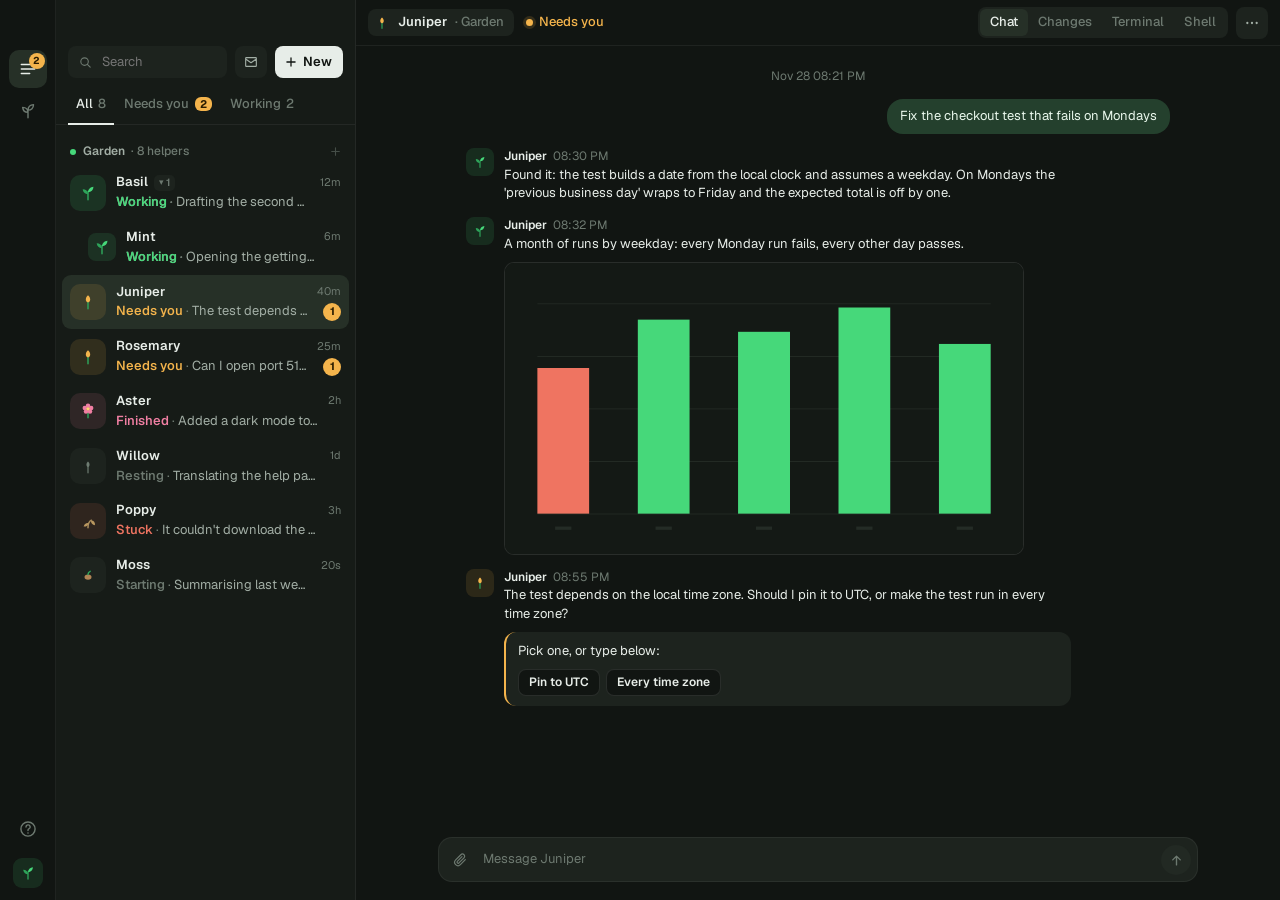
<file: static/app-demo/index.html>
<!doctype html>
<html lang="en">
<head>
  <script src="./shim.js"></script>
  <meta charset="utf-8">
  <meta name="viewport" content="width=device-width, initial-scale=1">
  <title>Tiny Systems</title>
  <script type="module" crossorigin src="./assets/index-6V0jlMRZ.js"></script>
  <link rel="stylesheet" crossorigin href="./assets/index-DKJJHSWq.css">
</head>
<body>
  <div class="app" id="app">
    <nav class="rail" aria-label="Sections">
      <div class="rail-drag"></div>
      <button class="rail-btn" data-view="helpers" aria-label="Helpers" title="Helpers">
        <svg viewBox="0 0 24 24" width="20" height="20" aria-hidden="true"><path d="M4 6.5h16M4 12h16M4 17.5h10" fill="none" stroke="currentColor" stroke-width="1.8" stroke-linecap="round"/></svg>
        <span class="rail-badge" id="rail-badge" hidden></span>
      </button>
      <button class="rail-btn" data-view="gardens" aria-label="Gardens" title="Gardens">
        <svg viewBox="0 0 24 24" width="20" height="20" aria-hidden="true"><path d="M12 20V10.5M12 13.5C8.5 13.6 6 11.4 5.6 7.6c3.7.1 6.2 2.2 6.4 5.9ZM12 11c.2-3.8 2.8-6.4 6.6-6.6-.2 4-2.8 6.4-6.6 6.6Z" fill="none" stroke="currentColor" stroke-width="1.7" stroke-linejoin="round" stroke-linecap="round"/></svg>
      </button>
      <div class="rail-fill"></div>
      <button class="rail-btn" id="help" aria-label="Help" title="Help">
        <svg viewBox="0 0 24 24" width="20" height="20" aria-hidden="true"><circle cx="12" cy="12" r="8.5" fill="none" stroke="currentColor" stroke-width="1.7"/><path d="M9.6 9.6a2.5 2.5 0 1 1 3.4 2.3c-.6.3-1 .8-1 1.5v.4" fill="none" stroke="currentColor" stroke-width="1.7" stroke-linecap="round"/><circle cx="12" cy="16.8" r="1" fill="currentColor"/></svg>
      </button>
      <span class="rail-mark" id="rail-mark" title=""></span>
    </nav>

    <!-- Helpers: list and conversation -->
    <section class="list" id="list">
      <div class="list-drag"></div>
      <div class="list-head">
        <label class="search">
          <svg viewBox="0 0 24 24" width="15" height="15" aria-hidden="true"><circle cx="10.5" cy="10.5" r="6" fill="none" stroke="currentColor" stroke-width="1.8"/><path d="m15 15 4.5 4.5" stroke="currentColor" stroke-width="1.8" stroke-linecap="round"/></svg>
          <input id="search" placeholder="Search" autocomplete="off" spellcheck="false">
        </label>
        <button class="icon-btn" id="many-btn" aria-label="Message several helpers" title="Message several helpers">
          <svg viewBox="0 0 24 24" width="16" height="16" aria-hidden="true"><path d="M4 7.5 12 13l8-5.5M5 5.5h14a1 1 0 0 1 1 1v11a1 1 0 0 1-1 1H5a1 1 0 0 1-1-1v-11a1 1 0 0 1 1-1Z" fill="none" stroke="currentColor" stroke-width="1.7" stroke-linejoin="round"/></svg>
        </button>
        <button class="new-btn" id="new-btn" title="New helper">
          <svg viewBox="0 0 24 24" width="14" height="14" aria-hidden="true"><path d="M12 5v14M5 12h14" stroke="currentColor" stroke-width="2.2" stroke-linecap="round"/></svg>New
        </button>
      </div>
      <div class="filters" role="tablist" id="filters">
        <button role="tab" data-filter="all" aria-selected="true">All <span class="n" id="count-all"></span></button>
        <button role="tab" data-filter="ask" aria-selected="false">Needs you <span class="count" id="count-ask"></span></button>
        <button role="tab" data-filter="grow" aria-selected="false">Working <span class="n" id="count-grow"></span></button>
      </div>
      <div class="rows" id="rows"></div>
    </section>

    <section class="pane" id="pane">
      <div class="pane-drag"></div>
      <div id="pane-body" class="pane-body"></div>
    </section>

    <!-- Gardens -->
    <section class="gardens-view" id="gardens-view" hidden>
      <div class="pane-drag"></div>
      <header class="gv-head">
        <div>
          <h1>Gardens</h1>
          <p>Where your helpers live. Each garden is a computer they work on.</p>
        </div>
        <button class="btn primary" id="add-garden">Add garden</button>
      </header>
      <div class="gv-rows" id="gv-rows"></div>
    </section>
  </div>

  <dialog id="new-dialog" class="dialog">
    <form id="new-form" method="dialog">
      <h2>New helper</h2>
      <div class="row2 tight">
        <label class="field">Garden <select name="garden" id="new-garden"></select></label>
        <label class="field" id="new-preset-row" hidden>Preset <select id="new-preset"></select></label>
      </div>
      <label class="field">What should it do? <span class="opt">optional</span>
        <textarea name="task" rows="4" placeholder="Fix the flaky checkout test and open a pull request. Leave empty to start a blank session and talk to it in the terminal."></textarea>
      </label>
      <div class="field">Project <span class="opt">optional</span>
        <div class="seg source" id="new-source" role="group" aria-label="Where the project comes from">
          <button type="button" data-source="git" aria-pressed="true">From git</button>
          <button type="button" data-source="folder" aria-pressed="false">Folder on this Mac</button>
        </div>
        <input name="repo" id="new-repo" placeholder="https://github.com/you/your-project">
        <div id="new-folder" class="folder-pick" hidden>
          <div class="folder-row"><span id="new-folder-name">No folder chosen</span><button type="button" class="btn small" id="new-folder-pick">Choose…</button></div>
          <label class="check" id="new-continue-row" hidden><input type="checkbox" id="new-continue"> <span>Continue its Claude Code conversation<br><span class="hint" id="new-continue-note"></span></span></label>
          <p class="hint">Sent as it is, uncommitted changes included.</p>
        </div>
      </div>
      <details class="advanced">
        <summary>Advanced</summary>
        <div class="row2">
          <label class="field">Assistant
            <select name="agent"><option value="">Claude Code</option><option value="codex">Codex</option></select>
          </label>
          <label class="field">Model <input name="model" placeholder="default"></label>
        </div>
        <div class="row3">
          <label class="field">CPUs <input name="cpu" placeholder="default" inputmode="decimal" autocomplete="off"></label>
          <label class="field">Memory GB <input name="memory" placeholder="default" inputmode="decimal" autocomplete="off"></label>
          <label class="field">Sandbox
            <select name="sandbox"><option value="">Garden default</option><option value="gvisor">gVisor</option><option value="none">None</option></select>
          </label>
        </div>
        <label class="field">Container image <input name="image" placeholder="default"></label>
        <div class="preset-save">
          <input id="preset-name" placeholder="Name these choices to reuse them" aria-label="Preset name" autocomplete="off" spellcheck="false" autocapitalize="off">
          <button type="button" class="btn small" id="preset-save">Save preset</button>
          <button type="button" class="btn small ghost" id="preset-forget" hidden>Forget</button>
        </div>
      </details>
      <div class="actions">
        <button type="button" class="btn ghost" id="new-cancel">Cancel</button>
        <button type="submit" class="btn primary">Start helper</button>
      </div>
    </form>
  </dialog>

  <dialog id="confirm-dialog" class="dialog small">
    <form method="dialog">
      <h2 id="confirm-title"></h2>
      <p id="confirm-body" class="body"></p>
      <div class="actions">
        <button class="btn ghost" value="cancel" id="confirm-keep">Keep</button>
        <button class="btn danger" value="ok" id="confirm-ok">Remove</button>
      </div>
    </form>
  </dialog>

  <dialog id="viewer" class="dialog viewer">
    <div class="viewer-bar"><span id="viewer-name"></span><button class="btn ghost" id="viewer-save">Save…</button><button class="btn ghost" id="viewer-close">Close</button></div>
    <img id="viewer-img" alt="">
  </dialog>

  <dialog id="wizard" class="dialog wizard"><div class="wz" id="wz"></div></dialog>
  <div class="menu" id="menu" hidden></div>
  <div class="update" id="update" role="status" hidden>
    <span class="update-dot" aria-hidden="true"></span>
    <span id="update-text"></span>
    <button class="btn primary small" id="update-get">Download</button>
    <button class="icon-btn" id="update-close" aria-label="Not now" title="Not now">
      <svg viewBox="0 0 24 24" width="14" height="14" aria-hidden="true"><path d="M6 6l12 12M18 6 6 18" stroke="currentColor" stroke-width="2" stroke-linecap="round"/></svg>
    </button>
  </div>
  <div id="toast" class="toast" role="status" hidden></div>
</body>
</html>
</file>
<file: static/app-demo/assets/index-DKJJHSWq.css>
@font-face{font-family:Geist Variable;font-style:normal;font-display:swap;font-weight:100 900;src:url(./geist-cyrillic-ext-wght-normal-DjL33-gN.woff2) format("woff2-variations");unicode-range:U+0460-052F,U+1C80-1C8A,U+20B4,U+2DE0-2DFF,U+A640-A69F,U+FE2E-FE2F}@font-face{font-family:Geist Variable;font-style:normal;font-display:swap;font-weight:100 900;src:url(./geist-cyrillic-wght-normal-BEAKL7Jp.woff2) format("woff2-variations");unicode-range:U+0301,U+0400-045F,U+0490-0491,U+04B0-04B1,U+2116}@font-face{font-family:Geist Variable;font-style:normal;font-display:swap;font-weight:100 900;src:url(./geist-vietnamese-wght-normal-6IgcOCM7.woff2) format("woff2-variations");unicode-range:U+0102-0103,U+0110-0111,U+0128-0129,U+0168-0169,U+01A0-01A1,U+01AF-01B0,U+0300-0301,U+0303-0304,U+0308-0309,U+0323,U+0329,U+1EA0-1EF9,U+20AB}@font-face{font-family:Geist Variable;font-style:normal;font-display:swap;font-weight:100 900;src:url(./geist-latin-ext-wght-normal-DC-KSUi6.woff2) format("woff2-variations");unicode-range:U+0100-02BA,U+02BD-02C5,U+02C7-02CC,U+02CE-02D7,U+02DD-02FF,U+0304,U+0308,U+0329,U+1D00-1DBF,U+1E00-1E9F,U+1EF2-1EFF,U+2020,U+20A0-20AB,U+20AD-20C0,U+2113,U+2C60-2C7F,U+A720-A7FF}@font-face{font-family:Geist Variable;font-style:normal;font-display:swap;font-weight:100 900;src:url(./geist-latin-wght-normal-BgDaEnEv.woff2) format("woff2-variations");unicode-range:U+0000-00FF,U+0131,U+0152-0153,U+02BB-02BC,U+02C6,U+02DA,U+02DC,U+0304,U+0308,U+0329,U+2000-206F,U+20AC,U+2122,U+2191,U+2193,U+2212,U+2215,U+FEFF,U+FFFD}@font-face{font-family:Geist Mono Variable;font-style:normal;font-display:swap;font-weight:100 900;src:url(./geist-mono-cyrillic-ext-wght-normal-X_5orZeX.woff2) format("woff2-variations");unicode-range:U+0460-052F,U+1C80-1C8A,U+20B4,U+2DE0-2DFF,U+A640-A69F,U+FE2E-FE2F}@font-face{font-family:Geist Mono Variable;font-style:normal;font-display:swap;font-weight:100 900;src:url(./geist-mono-cyrillic-wght-normal-DiZS0aHC.woff2) format("woff2-variations");unicode-range:U+0301,U+0400-045F,U+0490-0491,U+04B0-04B1,U+2116}@font-face{font-family:Geist Mono Variable;font-style:normal;font-display:swap;font-weight:100 900;src:url(./geist-mono-symbols2-wght-normal-CO5SzqOn.woff2) format("woff2-variations");unicode-range:U+2000-2001,U+2004-2008,U+200A,U+23B8-23BD,U+2500-259F}@font-face{font-family:Geist Mono Variable;font-style:normal;font-display:swap;font-weight:100 900;src:url(./geist-mono-vietnamese-wght-normal-DadHysG0.woff2) format("woff2-variations");unicode-range:U+0102-0103,U+0110-0111,U+0128-0129,U+0168-0169,U+01A0-01A1,U+01AF-01B0,U+0300-0301,U+0303-0304,U+0308-0309,U+0323,U+0329,U+1EA0-1EF9,U+20AB}@font-face{font-family:Geist Mono Variable;font-style:normal;font-display:swap;font-weight:100 900;src:url(./geist-mono-latin-ext-wght-normal-Bwz-egvJ.woff2) format("woff2-variations");unicode-range:U+0100-02BA,U+02BD-02C5,U+02C7-02CC,U+02CE-02D7,U+02DD-02FF,U+0304,U+0308,U+0329,U+1D00-1DBF,U+1E00-1E9F,U+1EF2-1EFF,U+2020,U+20A0-20AB,U+20AD-20C0,U+2113,U+2C60-2C7F,U+A720-A7FF}@font-face{font-family:Geist Mono Variable;font-style:normal;font-display:swap;font-weight:100 900;src:url(./geist-mono-latin-wght-normal-XN7g48iV.woff2) format("woff2-variations");unicode-range:U+0000-00FF,U+0131,U+0152-0153,U+02BB-02BC,U+02C6,U+02DA,U+02DC,U+0304,U+0308,U+0329,U+2000-206F,U+20AC,U+2122,U+2191,U+2193,U+2212,U+2215,U+FEFF,U+FFFD}/**
 * Copyright (c) 2014 The xterm.js authors. All rights reserved.
 * Copyright (c) 2012-2013, Christopher Jeffrey (MIT License)
 * https://github.com/chjj/term.js
 * @license MIT
 *
 * Permission is hereby granted, free of charge, to any person obtaining a copy
 * of this software and associated documentation files (the "Software"), to deal
 * in the Software without restriction, including without limitation the rights
 * to use, copy, modify, merge, publish, distribute, sublicense, and/or sell
 * copies of the Software, and to permit persons to whom the Software is
 * furnished to do so, subject to the following conditions:
 *
 * The above copyright notice and this permission notice shall be included in
 * all copies or substantial portions of the Software.
 *
 * THE SOFTWARE IS PROVIDED "AS IS", WITHOUT WARRANTY OF ANY KIND, EXPRESS OR
 * IMPLIED, INCLUDING BUT NOT LIMITED TO THE WARRANTIES OF MERCHANTABILITY,
 * FITNESS FOR A PARTICULAR PURPOSE AND NONINFRINGEMENT. IN NO EVENT SHALL THE
 * AUTHORS OR COPYRIGHT HOLDERS BE LIABLE FOR ANY CLAIM, DAMAGES OR OTHER
 * LIABILITY, WHETHER IN AN ACTION OF CONTRACT, TORT OR OTHERWISE, ARISING FROM,
 * OUT OF OR IN CONNECTION WITH THE SOFTWARE OR THE USE OR OTHER DEALINGS IN
 * THE SOFTWARE.
 *
 * Originally forked from (with the author's permission):
 *   Fabrice Bellard's javascript vt100 for jslinux:
 *   http://bellard.org/jslinux/
 *   Copyright (c) 2011 Fabrice Bellard
 *   The original design remains. The terminal itself
 *   has been extended to include xterm CSI codes, among
 *   other features.
 */.xterm{cursor:text;position:relative;user-select:none;-ms-user-select:none;-webkit-user-select:none}.xterm.focus,.xterm:focus{outline:none}.xterm .xterm-helpers{position:absolute;top:0;z-index:5}.xterm .xterm-helper-textarea{padding:0;border:0;margin:0;position:absolute;opacity:0;left:-9999em;top:0;width:0;height:0;z-index:-5;white-space:nowrap;overflow:hidden;resize:none}.xterm .composition-view{background:#000;color:#fff;display:none;position:absolute;white-space:nowrap;z-index:1}.xterm .composition-view.active{display:block}.xterm .xterm-viewport{background-color:#000;overflow-y:scroll;cursor:default;position:absolute;inset:0}.xterm .xterm-screen{position:relative}.xterm .xterm-screen canvas{position:absolute;left:0;top:0}.xterm .xterm-scroll-area{visibility:hidden}.xterm-char-measure-element{display:inline-block;visibility:hidden;position:absolute;top:0;left:-9999em;line-height:normal}.xterm.enable-mouse-events{cursor:default}.xterm.xterm-cursor-pointer,.xterm .xterm-cursor-pointer{cursor:pointer}.xterm.column-select.focus{cursor:crosshair}.xterm .xterm-accessibility:not(.debug),.xterm .xterm-message{position:absolute;inset:0;z-index:10;color:transparent;pointer-events:none}.xterm .xterm-accessibility-tree:not(.debug) *::selection{color:transparent}.xterm .xterm-accessibility-tree{-webkit-user-select:text;user-select:text;white-space:pre}.xterm .live-region{position:absolute;left:-9999px;width:1px;height:1px;overflow:hidden}.xterm-dim{opacity:1!important}.xterm-underline-1{text-decoration:underline}.xterm-underline-2{text-decoration:double underline}.xterm-underline-3{text-decoration:wavy underline}.xterm-underline-4{text-decoration:dotted underline}.xterm-underline-5{text-decoration:dashed underline}.xterm-overline{text-decoration:overline}.xterm-overline.xterm-underline-1{text-decoration:overline underline}.xterm-overline.xterm-underline-2{text-decoration:overline double underline}.xterm-overline.xterm-underline-3{text-decoration:overline wavy underline}.xterm-overline.xterm-underline-4{text-decoration:overline dotted underline}.xterm-overline.xterm-underline-5{text-decoration:overline dashed underline}.xterm-strikethrough{text-decoration:line-through}.xterm-screen .xterm-decoration-container .xterm-decoration{z-index:6;position:absolute}.xterm-screen .xterm-decoration-container .xterm-decoration.xterm-decoration-top-layer{z-index:7}.xterm-decoration-overview-ruler{z-index:8;position:absolute;top:0;right:0;pointer-events:none}.xterm-decoration-top{z-index:2;position:relative}:root{--bg: #111512;--panel: #161B17;--raised: #1D231E;--hover: #222923;--active: #263027;--line: #FFFFFF0F;--line-2: #FFFFFF1A;--text: #E7EDE8;--text-2: #A2AEA5;--text-3: #6D7970;--leaf: #46D87A;--leaf-2: #2EA35A;--leaf-bg: #46D87A1F;--amber: #F4B44C;--amber-bg: #F4B44C1F;--red: #EF7461;--red-bg: #EF74611C;--petal: #F07FA3;--you: #24402D;--sans: "Geist Variable", system-ui, -apple-system, sans-serif;--mono: "Geist Mono Variable", ui-monospace, Menlo, monospace;color-scheme:dark}*{box-sizing:border-box}html,body{height:100%;margin:0}body{background:var(--bg);color:var(--text);font:13px/1.45 var(--sans);-webkit-font-smoothing:antialiased;-webkit-user-select:none;user-select:none;overflow:hidden}button,input,select,textarea{font:inherit;color:inherit}:focus-visible{outline:2px solid #46D87A80;outline-offset:1px;border-radius:6px}[hidden]{display:none!important}h1,h2,h3{margin:0;font-weight:600;letter-spacing:-.01em}::-webkit-scrollbar{width:10px;height:10px}::-webkit-scrollbar-thumb{background:#ffffff1a;border-radius:10px;border:3px solid transparent;background-clip:padding-box}.app{display:grid;grid-template-columns:56px 300px 1fr;height:100vh}.app.gardens{grid-template-columns:56px 1fr}.app.gardens .list,.app.gardens .pane{display:none}.rail{background:var(--bg);display:flex;flex-direction:column;align-items:center;gap:4px;padding-bottom:12px;border-right:1px solid var(--line)}.rail-drag{height:46px;width:100%;flex:none;--wails-draggable: drag}.rail-btn{position:relative;width:38px;height:38px;border:0;border-radius:10px;background:none;color:var(--text-3);display:grid;place-items:center;cursor:pointer}.rail-btn:hover{background:var(--hover);color:var(--text-2)}.rail-btn[aria-current=true]{background:var(--active);color:var(--text)}.rail-badge{position:absolute;top:3px;right:2px;min-width:16px;height:16px;padding:0 4px;border-radius:8px;background:var(--amber);color:#2a1c00;font-size:10px;font-weight:700;display:grid;place-items:center}.rail-fill{flex:1}.rail-mark{width:30px;height:30px;border-radius:9px;background:var(--leaf-bg);display:grid;place-items:center;margin-top:6px}.list{background:var(--panel);border-right:1px solid var(--line);display:flex;flex-direction:column;min-height:0}.list-drag{height:46px;flex:none;--wails-draggable: drag}.list-head{display:flex;gap:8px;padding:0 12px 10px}.search{flex:1;min-width:0;display:flex;align-items:center;gap:7px;background:var(--raised);border-radius:8px;padding:0 10px;color:var(--text-3);height:32px}.search input{flex:1;min-width:0;width:0;border:0;background:none;outline:none;color:var(--text);-webkit-user-select:text;user-select:text}.icon-btn{border:0;background:var(--raised);color:var(--text-2);width:32px;height:32px;border-radius:8px;display:grid;place-items:center;cursor:pointer;flex:none}.icon-btn:hover{background:var(--hover);color:var(--text)}.icon-btn.round{border-radius:50%;background:var(--text);color:var(--bg)}.icon-btn.round:hover{background:#fff}.filters{display:flex;gap:2px;padding:0 12px;border-bottom:1px solid var(--line)}.filters button{border:0;background:none;color:var(--text-3);padding:7px 8px 9px;cursor:pointer;font-weight:500;border-bottom:2px solid transparent;margin-bottom:-1px}.filters button[aria-selected=true]{color:var(--text);border-bottom-color:var(--text)}.filters .count{background:var(--amber);color:#2a1c00;border-radius:6px;padding:0 5px;font-size:11px;font-weight:700;margin-left:3px}.filters .count:empty,.filters .n:empty{display:none}.filters .n{color:var(--text-3);font-weight:500;margin-left:2px;font-variant-numeric:tabular-nums}.new-btn{flex:none;display:inline-flex;align-items:center;gap:5px;height:32px;padding:0 11px 0 9px;border:0;border-radius:8px;background:var(--text);color:var(--bg);font-weight:600;cursor:pointer}.new-btn:hover{background:#fff}.rows{flex:1;overflow-y:auto;padding:6px 6px 12px}.group{display:flex;align-items:center;gap:7px;padding:12px 8px 5px;color:var(--text-3);font-weight:600;font-size:12px}.group .gdot{width:6px;height:6px;border-radius:50%;background:var(--leaf)}.group .gdot.asleep{background:var(--text-3)}.group .gdot.wait{background:var(--text-3);opacity:.5}.group .gn{flex:1;min-width:0;display:flex;gap:6px;align-items:baseline;white-space:nowrap;overflow:hidden}.group .gn b{color:var(--text-2);font-weight:600;overflow:hidden;text-overflow:ellipsis}.group .gm{color:var(--text-3);font-weight:500}.group .gm:before{content:"· "}.group.asleep .gn b{color:var(--text-3)}.ghint{padding:0 8px 8px 21px;color:var(--text-3);font-size:12px}.ghint .linkish{font-size:12px}.row .st{font-weight:550}.row .st-ask{color:var(--amber)}.row .st-grow{color:var(--leaf)}.row .st-fail{color:var(--red)}.row .st-done{color:var(--petal)}.row .st-rest,.row .st-seed,.row .sep{color:var(--text-3)}.group .gadd{display:grid;opacity:.55;place-items:center;width:20px;height:20px;margin:-4px -2px -4px 0;border:0;border-radius:6px;background:none;color:var(--text-3);cursor:pointer}.group:hover .gadd,.group .gadd:focus-visible{opacity:1}.group .gadd:hover{background:var(--hover);color:var(--text)}.row{width:100%;display:grid;grid-template-columns:36px 1fr auto;gap:1px 10px;align-items:center;border:0;background:none;text-align:left;padding:8px;border-radius:9px;cursor:pointer}.row:hover{background:var(--hover)}.row[aria-current=true]{background:var(--active)}.row .tile{grid-row:1 / 3}.row .rname{display:flex;align-items:center;gap:6px;min-width:0;font-weight:600;color:var(--text)}.row .chip{font-weight:500;font-size:11px;color:var(--text-3);background:var(--raised);border-radius:5px;padding:0 5px;white-space:nowrap;overflow:hidden;text-overflow:ellipsis;max-width:110px}.row .time{font-size:11px;color:var(--text-3)}.row .preview{grid-column:2;color:var(--text-2);white-space:nowrap;overflow:hidden;text-overflow:ellipsis}.row .badge{grid-column:3;justify-self:end;background:var(--amber);color:#2a1c00;border-radius:9px;min-width:18px;height:18px;font-size:11px;font-weight:700;display:grid;place-items:center;padding:0 5px}.row.child{padding-left:26px;grid-template-columns:28px 1fr auto}.row.child .tile{width:28px;height:28px;border-radius:8px}.row .kids{display:inline-flex;align-items:center;justify-content:center;min-width:18px;height:16px;padding:0 5px;border-radius:5px;background:var(--raised);color:var(--text-3);font-size:10.5px;font-weight:600;cursor:pointer}.row .kids:before{content:"▾";margin-right:2px;font-size:9px}.row .kids.folded:before{content:"▸"}.row .kids:hover{color:var(--text);background:var(--hover)}.list-empty{color:var(--text-3);padding:24px 14px;text-align:center}.tile{width:36px;height:36px;border-radius:10px;display:grid;place-items:center;background:var(--raised);flex:none}.tile-grow{background:var(--leaf-bg)}.tile-ask{background:var(--amber-bg)}.tile-done{background:#f07fa31c}.tile-fail{background:var(--red-bg)}.glyph .g-stroke,.mark .g-stroke{stroke:var(--leaf-2);stroke-width:1.8;stroke-linecap:round;fill:none}.glyph .g-leaf,.mark .g-leaf{fill:var(--leaf)}.glyph .g-leaf2,.mark .g-leaf2{fill:var(--leaf-2)}.glyph .g-seed{fill:#b08455}.glyph .g-bud{fill:var(--amber)}.glyph .g-petals{fill:var(--petal)}.glyph .g-heart{fill:#ffd66b}.glyph .g-dry{stroke:#a88c5c}.glyph .g-dryleaf{fill:#b9975f}.glyph .g-rest{stroke:#5e6b62}.glyph .g-restleaf{fill:#6e7c72}@media (prefers-reduced-motion: no-preference){.tile-grow .glyph{transform-origin:50% 85%;animation:sway 3.6s ease-in-out var(--ph-3600, 0s) infinite}.tile-ask .glyph{animation:glow 1.8s ease-in-out var(--ph-1800, 0s) infinite}}@keyframes sway{0%,to{transform:rotate(-5deg)}50%{transform:rotate(5deg)}}@keyframes glow{0%,to{filter:none}50%{filter:drop-shadow(0 0 4px #F4B44C)}}.pane{display:flex;flex-direction:column;min-width:0;min-height:0;background:var(--bg)}.pane-drag{height:46px;flex:none;position:absolute;left:356px;right:0;top:0;--wails-draggable: drag}.pane-body{flex:1;display:flex;flex-direction:column;min-height:0}.tabbar{height:46px;display:flex;align-items:center;gap:8px;padding:0 12px;border-bottom:1px solid var(--line);flex:none;position:relative;z-index:2}.tabbar .who{display:flex;align-items:center;gap:8px;background:var(--raised);border-radius:8px;padding:4px 10px 4px 6px;font-weight:600}.tabbar .parent-link{border:0;background:none;color:var(--text-3);font:inherit;font-weight:500;padding:0 0 0 4px;cursor:pointer}.tabbar .parent-link:hover{color:var(--text);text-decoration:underline;text-underline-offset:2px}.tabbar .who .where{color:var(--text-3);font-weight:500}.tabbar .fill{flex:1;height:100%;--wails-draggable: drag}.chipbtn{display:flex;align-items:center;gap:6px;border:0;background:none;color:var(--text-2);border-radius:7px;padding:5px 8px;cursor:default}.seg{display:flex;background:var(--raised);border-radius:8px;padding:2px}.seg button{border:0;background:none;color:var(--text-3);padding:4px 10px;border-radius:6px;cursor:pointer;font-weight:500}.seg button[aria-pressed=true]{background:var(--active);color:var(--text)}.status{display:flex;align-items:center;gap:6px;font-weight:500;color:var(--text-2);padding:0 4px}.status .sd{width:7px;height:7px;border-radius:50%;background:var(--text-3)}.status.grow .sd{background:var(--leaf);box-shadow:0 0 0 3px #46d87a26}.status.ask{color:var(--amber)}.status.ask .sd{background:var(--amber);box-shadow:0 0 0 3px #f4b44c26}.status.fail{color:var(--red)}.status.fail .sd{background:var(--red)}.status.done .sd{background:var(--petal)}.chat{flex:1;overflow-y:auto;padding:22px 0 10px}.chat-inner{max-width:760px;margin:0 auto;padding:0 28px;display:flex;flex-direction:column;gap:14px}.day{align-self:center;color:var(--text-3);font-size:12px}.msg-you{align-self:flex-end;max-width:78%;background:var(--you);color:#e9f7ec;border-radius:16px;padding:8px 13px;white-space:pre-wrap;-webkit-user-select:text;user-select:text}.msg-helper{display:grid;grid-template-columns:28px 1fr;gap:0 10px;max-width:86%}.msg-helper .tile{width:28px;height:28px;border-radius:8px;grid-row:1 / 3}.msg-helper .meta{color:var(--text-3);font-size:12px}.msg-helper .meta b{color:var(--text);font-weight:600;margin-right:6px}.msg-helper .text{white-space:pre-wrap;-webkit-user-select:text;user-select:text;color:var(--text)}.shown{margin-top:8px;white-space:normal}.shown-img{display:block;padding:0;border:1px solid var(--line-2);border-radius:10px;overflow:hidden;background:var(--bg);cursor:zoom-in;max-width:min(100%,520px)}.shown-img img{display:block;max-width:100%;max-height:320px;height:auto}.shown-file{display:flex;align-items:center;gap:10px;padding:8px 10px;border:1px solid var(--line-2);border-radius:10px;background:var(--raised);max-width:520px}.shown-icon{flex:none;display:grid;place-items:center;width:34px;height:34px;border-radius:8px;background:var(--hover);color:var(--text-2);font:600 10px var(--mono, ui-monospace, monospace);text-transform:uppercase}.shown-info{flex:1;min-width:0;display:flex;flex-direction:column}.shown-info span{color:var(--text-3);font-size:12px;overflow:hidden;text-overflow:ellipsis;white-space:nowrap}.dialog.viewer{width:auto;min-width:360px;max-width:94vw;max-height:92vh}.viewer-bar{display:flex;align-items:center;gap:8px;padding:10px 12px;border-bottom:1px solid var(--line)}.viewer-bar span{flex:1;color:var(--text-2);font-size:13px;overflow:hidden;text-overflow:ellipsis;white-space:nowrap}.viewer img{display:block;max-width:100%;max-height:calc(92vh - 60px);margin:0 auto;object-fit:contain;background:var(--bg)}.ask-card{margin-top:8px;background:var(--raised);border-radius:12px;padding:10px 12px;border-left:2px solid var(--amber)}.ask-card .opts{display:flex;gap:6px;flex-wrap:wrap;margin-top:8px}.ask-card .btn{background:var(--bg);border:1px solid var(--line-2)}.ask-card .btn:hover{border-color:#f4b44c99;color:var(--amber)}.ask-card.answered{border-left-color:var(--leaf-2)}.ask-card .answer{color:var(--text-2);font-size:12px;margin-top:4px}.ask-card .answer b{color:var(--leaf);font-weight:600}.ask-card.action .act-what{display:block;font-weight:600}.act-params{display:grid;grid-template-columns:max-content 1fr;gap:2px 12px;margin:6px 0 0;font-size:12px}.act-params dt{color:var(--text-3)}.act-params dd{margin:0;color:var(--text);font-family:var(--mono);overflow-wrap:anywhere;white-space:pre-wrap;max-height:9em;overflow-y:auto}.act-warn{margin-top:6px;color:var(--amber);font-size:12px}.ask-card .btn.allow{background:var(--amber);color:#2a1c00;border-color:transparent}.ask-card .btn.allow:hover{background:#f7c56e;color:#2a1c00}.changes{flex:1;display:flex;flex-direction:column;min-height:0}.ch-head{display:flex;align-items:center;gap:10px;padding:8px 12px 8px 16px;border-bottom:1px solid var(--line);flex:none}.ch-branch{font:500 12px var(--mono);color:var(--text-2);background:var(--raised);border-radius:6px;padding:2px 8px;-webkit-user-select:text;user-select:text}.ch-sum{color:var(--text-2)}.ch-out{color:var(--amber);font-size:12px}.plus{color:var(--leaf);font-weight:600}.minus{color:var(--red);font-weight:600}.ch-body{flex:1;display:grid;grid-template-columns:minmax(200px,280px) 1fr;min-height:0}.ch-files{overflow-y:auto;padding:6px;border-right:1px solid var(--line)}.ch-file{width:100%;display:grid;grid-template-columns:8px 1fr auto;gap:8px;align-items:center;border:0;background:none;text-align:left;padding:6px 8px;border-radius:7px;cursor:pointer;font-size:12.5px}.ch-file:hover{background:var(--hover)}.ch-file[aria-current=true]{background:var(--active)}.ch-name{min-width:0;overflow:hidden;text-overflow:ellipsis;white-space:nowrap;direction:rtl;text-align:left}.ch-dir{color:var(--text-3)}.ch-size{font-size:11px;color:var(--text-3);white-space:nowrap}.ch-dot{width:7px;height:7px;border-radius:50%;border:1.5px solid var(--text-3)}.ch-dot.on{background:var(--leaf-2);border-color:var(--leaf-2)}.ch-patch{overflow:auto;background:#0d110e;min-width:0}.ch-note{display:flex;align-items:center;gap:8px;color:var(--text-3);padding:18px 16px}.ch-note.bad{color:var(--red)}.ch-note .spin,.ch-patch .spin{width:12px;height:12px;border-radius:50%;border:2px solid var(--line-2);border-top-color:var(--leaf);animation:spin 1s linear infinite}.diff{font:12px/1.55 var(--mono);padding:6px 0 16px;min-width:max-content;-webkit-user-select:text;user-select:text}.dl{display:grid;grid-template-columns:44px 44px 1fr}.dl .ln{color:#4b574e;text-align:right;padding-right:10px;-webkit-user-select:none;user-select:none}.dl .tx{white-space:pre;padding:0 16px 0 6px;color:#c9d4cb}.dl.add{background:#46d87a14}.dl.add .tx{color:#b6f0c9}.dl.add .tx:before{content:"+";position:absolute;margin-left:-10px;color:var(--leaf)}.dl.del{background:#ef746114}.dl.del .tx{color:#f6c2b9}.dl.del .tx:before{content:"−";position:absolute;margin-left:-10px;color:var(--red)}.dl.hunk{background:#7fb2e00d;margin:6px 0 2px}.dl.hunk .tx{color:#7fa4c6}.working{display:flex;align-items:center;gap:8px;color:var(--text-2)}.working .spin{width:12px;height:12px;border-radius:50%;border:2px solid var(--line-2);border-top-color:var(--leaf);animation:spin 1s linear var(--ph-1000, 0s) infinite}@keyframes spin{to{transform:rotate(360deg)}}.resting{display:flex;align-items:center;gap:10px;background:var(--raised);color:var(--text-2);border-radius:12px;padding:8px 10px 8px 12px}.resting span{flex:1}.problem{background:var(--red-bg);color:#f6b3a8;border-radius:12px;padding:9px 12px;-webkit-user-select:text;user-select:text}.composer{padding:10px 28px 18px;flex:none}.composer-inner{max-width:760px;margin:0 auto;display:flex;align-items:flex-end;gap:8px;background:var(--raised);border-radius:14px;padding:6px 6px 6px 14px;border:1px solid var(--line)}.attach{width:30px;height:30px;margin-left:-8px;border:0;border-radius:50%;background:none;color:var(--text-3);display:grid;place-items:center;cursor:pointer;flex:none}.attach:hover{background:var(--hover);color:var(--text)}.pane-body{--wails-drop-target: drop}.pane-body.wails-drop-target-active .composer-inner{border-color:var(--leaf);box-shadow:0 0 0 3px var(--leaf-bg)}.pane-body.wails-drop-target-active .chat{background:linear-gradient(var(--leaf-bg),transparent 40%)}.composer textarea{flex:1;border:0;background:none;outline:none;resize:none;padding:6px 0;max-height:160px;color:var(--text);-webkit-user-select:text;user-select:text}.composer textarea::placeholder{color:var(--text-3)}.send{width:30px;height:30px;border-radius:50%;border:0;background:var(--text);color:var(--bg);display:grid;place-items:center;cursor:pointer;flex:none}.send:disabled{background:var(--hover);color:var(--text-3);cursor:default}.term-wrap{flex:1;position:relative;min-height:0;background:#0d110e}.term-wrap .term{position:absolute;inset:10px 6px 6px 14px}.term-note{position:absolute;inset:0;display:grid;place-items:center;color:var(--text-3)}.pane-empty{flex:1;display:grid;place-items:center;text-align:center;color:var(--text-3);padding:40px}.pane-empty h2{color:var(--text);font-size:18px;margin:12px 0 4px}.pane-empty .mark{opacity:.9}.btn{border:0;border-radius:8px;padding:7px 12px;cursor:pointer;font-weight:600;background:var(--raised);color:var(--text);white-space:nowrap}.btn:hover{background:var(--hover)}.btn.primary{background:var(--text);color:var(--bg)}.btn.primary:hover{background:#fff}.btn.green{background:var(--leaf);color:#062312}.btn.ghost{background:none;color:var(--text-2)}.btn.ghost:hover{background:var(--hover);color:var(--text)}.btn.danger{background:var(--red-bg);color:var(--red)}.btn.small{padding:4px 10px;font-size:12px}.btn:disabled{opacity:.45;cursor:default}.menu{position:fixed;z-index:20;background:var(--raised);border:1px solid var(--line-2);border-radius:10px;padding:4px;min-width:170px;box-shadow:0 16px 40px -12px #000c}.menu button{display:block;width:100%;text-align:left;border:0;background:none;padding:7px 10px;border-radius:7px;cursor:pointer}.menu button:hover{background:var(--hover)}.menu button.danger{color:var(--red)}.gardens-view{display:flex;flex-direction:column;min-height:0;overflow-y:auto}.gv-head{display:flex;justify-content:space-between;align-items:flex-end;gap:16px;padding:46px 32px 18px;max-width:980px}.gv-head h1{font-size:22px}.gv-head p{margin:4px 0 0;color:var(--text-2)}.gv-rows{padding:0 32px 32px;display:flex;flex-direction:column;gap:8px;max-width:980px}.gv-row{background:var(--panel);border:1px solid var(--line);border-radius:12px;padding:12px 14px;display:grid;grid-template-columns:36px 1.4fr 1fr 1fr 150px auto;gap:12px;align-items:center}.gv-row .gname b{display:block;font-weight:600}.gv-row .gname{min-width:0}.gv-row .gname span{display:block;overflow:hidden;text-overflow:ellipsis;white-space:nowrap}.gv-row .gname span,.gv-row .cell span{color:var(--text-3);font-size:12px}.gv-row .cell b{display:block;font-weight:500}.pill{display:inline-flex;align-items:center;gap:6px;font-weight:500}.pill:before{content:"";width:7px;height:7px;border-radius:50%;background:var(--leaf)}.pill.off:before{background:var(--text-3)}.pill.warn:before{background:var(--amber)}.disk{height:6px;border-radius:3px;background:var(--hover);overflow:hidden;margin-top:4px}.disk i{display:block;height:100%;background:var(--leaf-2)}.disk.low i{background:var(--amber)}.disk.full i{background:var(--red)}.gv-row .cell .sbx{display:block;margin-top:4px}.gv-row .cell .sbx.on{color:var(--leaf)}.gv-actions{display:flex;gap:6px;justify-content:flex-end}.gv-note{grid-column:2 / -1;color:var(--amber);font-size:12px;display:flex;gap:8px;align-items:center}.gv-note.bad{color:var(--red)}.gv-note select{background:var(--raised);border:0;border-radius:6px;padding:3px 26px 3px 8px}.dialog{border:1px solid var(--line-2);border-radius:16px;padding:0;background:var(--panel);color:var(--text);width:min(500px,92vw);box-shadow:0 30px 80px -20px #000e}.dialog.small{width:min(400px,92vw)}.dialog::backdrop{background:#0008;-webkit-backdrop-filter:blur(2px);backdrop-filter:blur(2px)}.dialog form,.wz{padding:20px 22px 18px;display:flex;flex-direction:column;gap:13px}.dialog h2{font-size:17px}.dialog .body{margin:0;color:var(--text-2)}.field{display:flex;flex-direction:column;gap:5px;font-weight:500;color:var(--text-2);font-size:12px}.field .opt{color:var(--text-3);font-weight:400}.field input,.field select,.field textarea{font-size:13px;color:var(--text);border:1px solid var(--line);border-radius:8px;padding:8px 10px;background:var(--raised);-webkit-user-select:text;user-select:text}.field input:focus,.field select:focus,.field textarea:focus{border-color:#46d87a66;outline:none}.field textarea{resize:vertical}select{-webkit-appearance:none;appearance:none;cursor:pointer;padding-right:30px!important;background-image:url("data:image/svg+xml,%3Csvg xmlns='http://www.w3.org/2000/svg' width='10' height='6' viewBox='0 0 10 6'%3E%3Cpath d='M1 1l4 4 4-4' fill='none' stroke='%23A2AEA5' stroke-width='1.5' stroke-linecap='round' stroke-linejoin='round'/%3E%3C/svg%3E");background-repeat:no-repeat;background-position:right 10px center}.row2{display:grid;grid-template-columns:1fr 1fr;gap:10px}.row3{display:grid;grid-template-columns:1fr 1fr 1fr;gap:10px}.hint{margin:0;color:var(--text-3);font-size:12px}.advanced{border:1px solid var(--line);border-radius:10px;padding:0 12px}.advanced summary{cursor:pointer;padding:8px 0;font-weight:500;color:var(--text-2)}.advanced[open]{padding-bottom:12px}.advanced>*+*{margin-top:10px}.check{display:flex;gap:8px;align-items:flex-start;color:var(--text-2)}.check input{margin-top:2px;accent-color:var(--leaf)}.seg.source{align-self:flex-start;margin-bottom:2px}.folder-pick{display:flex;flex-direction:column;gap:8px}.folder-row{display:flex;align-items:center;gap:8px;border:1px solid var(--line);border-radius:8px;padding:6px 6px 6px 10px;background:var(--raised);color:var(--text);font-size:13px;font-weight:400}.folder-row span{flex:1;min-width:0;overflow:hidden;text-overflow:ellipsis;white-space:nowrap}.hint.warn{color:var(--amber)}.many{padding:0!important;display:flex;flex-direction:column;gap:10px}.many-list{max-height:260px;overflow-y:auto;border:1px solid var(--line);border-radius:10px;padding:4px 10px 8px;display:flex;flex-direction:column;gap:4px}.many-garden{color:var(--text-3);font-size:12px;font-weight:600;padding-top:6px}.many-list .check{align-items:center;color:var(--text)}.many-what{color:var(--text-3);font-size:12px;margin-left:4px;overflow:hidden;text-overflow:ellipsis;white-space:nowrap;flex:1;min-width:0}.many-all{font-weight:500}.actions{display:flex;justify-content:flex-end;gap:6px;margin-top:2px}.wizard{width:min(560px,94vw)}.wz .lead{margin:-6px 0 0;color:var(--text-2)}.places{display:grid;grid-template-columns:1fr 1fr;gap:10px}.place{border:1px solid var(--line);background:var(--raised);text-align:left;cursor:pointer;border-radius:12px;padding:14px;display:flex;flex-direction:column;gap:4px}.place:hover{border-color:#46d87a66}.place b{font-weight:600;font-size:14px;margin-top:6px}.place span{color:var(--text-2);font-size:12px}.steps{display:flex;flex-direction:column;gap:2px}.step{display:grid;grid-template-columns:22px 1fr;gap:0 10px;align-items:center;padding:6px 0;color:var(--text-3)}.step .ic{width:16px;height:16px;border-radius:50%;border:1.5px solid var(--line-2);justify-self:center}.step.active{color:var(--text)}.step.active .ic{border-color:var(--leaf);border-top-color:transparent;animation:spin 1s linear infinite}.step.ok{color:var(--text-2)}.step.ok .ic{background:var(--leaf);border-color:var(--leaf)}.step.warn .ic{background:var(--amber);border-color:var(--amber)}.step.error{color:var(--red)}.step.error .ic{background:var(--red);border-color:var(--red)}.step .sd{grid-column:2;font-size:12px;color:var(--text-3);-webkit-user-select:text;user-select:text}.step.warn .sd{color:var(--amber)}.step.error .sd{color:var(--red)}.trust{background:var(--amber-bg);border-radius:10px;padding:12px;-webkit-user-select:text;user-select:text}.trust p{margin:0 0 6px;color:var(--text-2)}.trust code{display:block;font:600 12px var(--mono);word-break:break-all;color:var(--amber)}.techlog summary{cursor:pointer;color:var(--text-3);font-size:12px}.techlog pre{margin:6px 0 0;max-height:160px;overflow:auto;background:#0d110e;color:#b9c6bc;border-radius:8px;padding:8px 10px;font:11px/1.45 var(--mono);white-space:pre-wrap;-webkit-user-select:text;user-select:text}.toast{position:fixed;bottom:18px;left:50%;transform:translate(-50%);z-index:30;background:var(--text);color:var(--bg);padding:8px 14px;border-radius:9px;font-weight:600;max-width:70vw;box-shadow:0 12px 30px -10px #000c}.toast.bad{background:var(--red);color:#2a0a05}.update{position:fixed;left:72px;bottom:14px;z-index:30;display:flex;align-items:center;gap:10px;padding:8px 8px 8px 14px;border-radius:12px;background:var(--panel);border:1px solid var(--line-2);box-shadow:0 12px 32px -12px #000;color:var(--text)}.update[hidden]{display:none}.update-dot{width:8px;height:8px;border-radius:50%;background:var(--leaf);box-shadow:0 0 0 4px var(--leaf-bg)}.keyblock{display:flex;flex-direction:column;gap:6px}.keyblock[hidden]{display:none}.linkish{background:none;border:0;padding:0;font:inherit;color:var(--leaf);cursor:pointer;text-decoration:underline;text-underline-offset:2px}.hint code{font-family:var(--mono, ui-monospace);font-size:11px;color:var(--text-2)}@media (prefers-reduced-motion: no-preference){:root{--ease: cubic-bezier(.2, .8, .2, 1);--spring: cubic-bezier(.34, 1.56, .64, 1)}.rail-btn,.icon-btn,.btn,.row,.seg button,.filters button,.menu button,.place,.send,.chipbtn,.linkish,.search,.composer-inner,.field input,.field select,.field textarea,.gv-row{transition:background-color .16s var(--ease),color .16s var(--ease),border-color .16s var(--ease),box-shadow .2s var(--ease),transform .18s var(--spring),opacity .16s var(--ease)}.btn:active:not(:disabled),.icon-btn:active,.rail-btn:active,.seg button:active:not(:disabled),.menu button:active,.place:active{transform:scale(.97)}.row:active{transform:scale(.985)}.row .tile,.msg-helper .tile{transition:transform .22s var(--spring)}.row:hover .tile{transform:scale(1.06)}.icon-btn.round:hover,.send:not(:disabled):hover{transform:scale(1.06)}.icon-btn.round svg{transition:transform .3s var(--spring)}.icon-btn.round:hover svg{transform:rotate(90deg)}.place:hover{transform:translateY(-1px);box-shadow:0 8px 20px -12px #000}.ask-card .btn:hover{transform:translateY(-1px)}.composer-inner:focus-within{border-color:#46d87a40;box-shadow:0 0 0 3px #46d87a12}.search:focus-within{box-shadow:0 0 0 1px #46d87a40}.send:not(:disabled){animation:ready .28s var(--spring)}.row.enter{animation:rise .32s var(--ease) both}.row.changed{animation:flash 1.2s var(--ease)}.msg-you.enter{animation:rise .3s var(--ease) both;transform-origin:100% 100%}.msg-helper.enter{animation:rise .34s var(--ease) both}.chat.enter,.term-wrap.enter,.gardens-view{animation:fade .2s var(--ease)}.working,.row[data-kind=grow] .preview,.status.grow{background:linear-gradient(100deg,var(--text-2) 40%,var(--text) 50%,var(--text-2) 60%) 0 0 / 250% 100%;-webkit-background-clip:text;background-clip:text;color:transparent;animation:shimmer 3.2s linear var(--ph-3200, 0s) infinite}.status.grow .sd{animation:breathe 3.2s ease-in-out var(--ph-3200, 0s) infinite}.dialog[open]{animation:open .22s var(--ease)}.dialog[open]::backdrop{animation:fade .22s var(--ease)}.menu:not([hidden]){animation:drop .14s var(--ease);transform-origin:top right}.toast.pop{animation:toast .26s var(--spring)}.update:not([hidden]){animation:rise .4s var(--ease) both}.disk i{transition:width .6s var(--ease)}}@keyframes rise{0%{opacity:0;transform:translateY(6px)}to{opacity:1;transform:none}}@keyframes fade{0%{opacity:0}to{opacity:1}}@keyframes open{0%{opacity:0;transform:scale(.97) translateY(4px)}to{opacity:1;transform:none}}@keyframes drop{0%{opacity:0;transform:scale(.96) translateY(-3px)}to{opacity:1;transform:none}}@keyframes toast{0%{opacity:0;transform:translate(-50%,8px) scale(.96)}to{opacity:1;transform:translate(-50%)}}@keyframes flash{0%{background-color:#46d87a1a}to{background-color:transparent}}@keyframes ready{0%{transform:scale(.85)}to{transform:none}}@keyframes shimmer{0%{background-position:100% 0}to{background-position:-150% 0}}@keyframes breathe{0%,to{box-shadow:0 0 0 3px #46d87a26}50%{box-shadow:0 0 0 5px #46d87a10}}.gs{display:flex;flex-direction:column;gap:18px;max-height:min(64vh,620px);overflow-y:auto;margin:0 -4px;padding:0 4px}.gs-sec{display:flex;flex-direction:column;gap:9px}.gs-sec h3{margin:0;font-size:13px;font-weight:600;color:var(--text)}.gs-sec h4{margin:6px 0 0;font-size:12px;font-weight:600;color:var(--text-2)}.gs-sec p{margin:0;color:var(--text-2)}.gs-sec .seg{align-self:flex-start}.hint.bad{color:var(--red)}.dialog .gs-add{display:flex;flex-direction:row;gap:6px;padding:0}.gs-add input,.preset-save input{flex:1;min-width:0;background:var(--raised);border:1px solid transparent;border-radius:7px;padding:6px 9px;color:var(--text);font:inherit}.gs-add input:focus,.preset-save input:focus{border-color:#46d87a66;outline:none}.gs-hosts,.gs-refused{list-style:none;margin:0;padding:0;display:flex;flex-direction:column;gap:2px}.gs-hosts li{display:flex;align-items:center;justify-content:space-between;padding:1px 2px 1px 9px;border-radius:6px;font-family:var(--mono, ui-monospace);font-size:12px;color:var(--text-2)}.gs-hosts li:hover{background:var(--raised)}.gs-hosts li .icon-btn{opacity:.55;width:22px;height:22px;background:none}.gs-hosts li:hover .icon-btn,.gs-hosts li .icon-btn:focus-visible{opacity:1}.gs-refused li{display:flex;align-items:center;justify-content:space-between;gap:10px;padding:6px 9px;border-radius:7px;background:var(--raised)}.gs-refused li div{display:flex;flex-direction:column;gap:1px;min-width:0}.gs-refused b{font-family:var(--mono, ui-monospace);font-size:12px;font-weight:500;overflow-wrap:anywhere}.gs-acts{display:flex;gap:6px;flex-wrap:wrap}.row2.tight{align-items:end}.preset-save{display:flex;gap:6px;align-items:center;margin-top:2px}.row2.tight:has(>[hidden]){grid-template-columns:1fr}.phone{display:flex;flex-direction:column;gap:10px;padding-top:12px;border-top:1px solid var(--line)}.phone-qr{width:184px;height:184px;border-radius:10px;image-rendering:pixelated;align-self:flex-start}.phone .btn,.phone .seg{align-self:flex-start}
</file>
